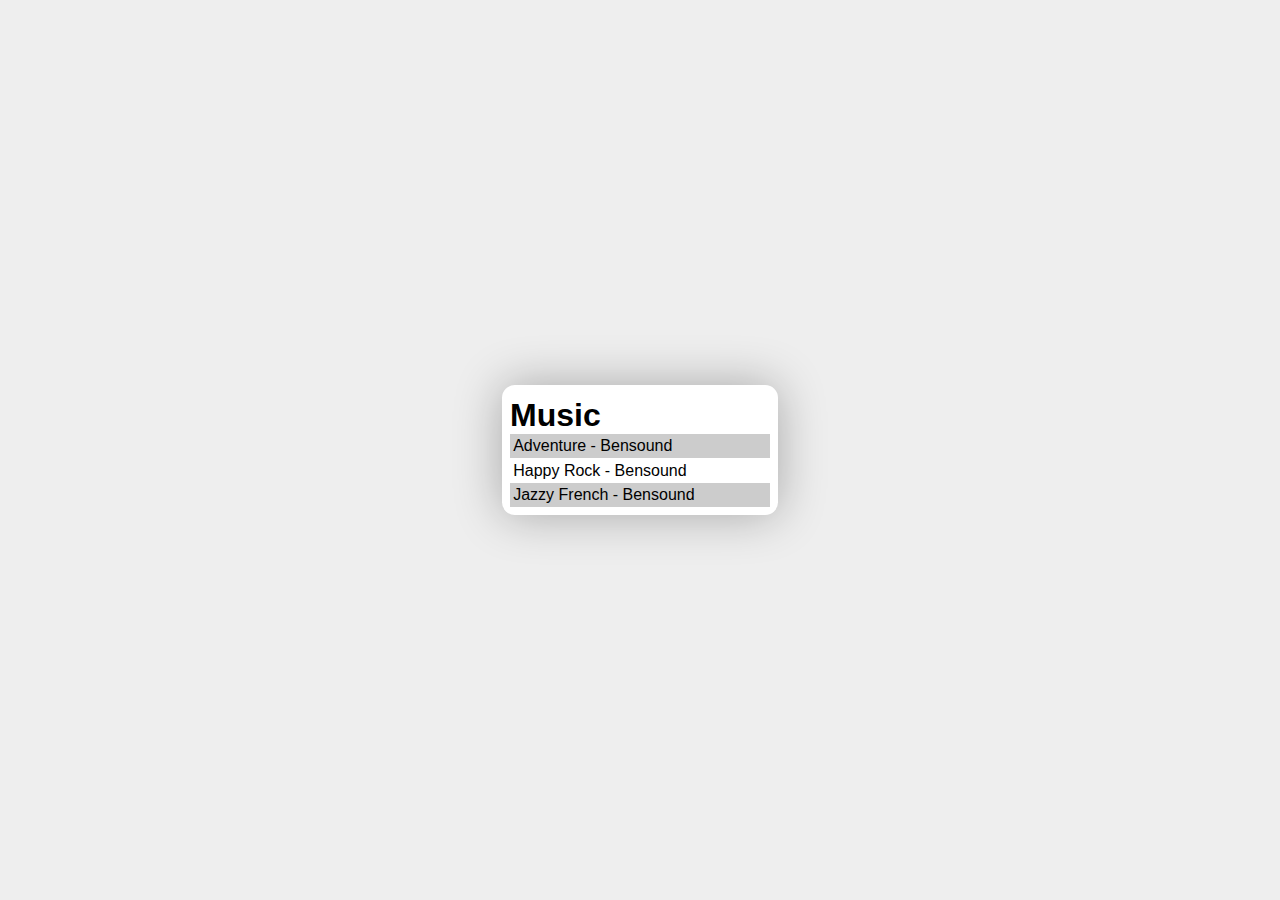
<file: index.html>
<!DOCTYPE html>
<html lang="en">
<head>
    <meta charset="UTF-8">
    <meta name="viewport" content="width=device-width, initial-scale=1.0">
    <title>Music</title>
    <link rel="stylesheet" href="css/style.css">
</head>
<body>
    <main>
            <section class="info">
                <h1>Music</h1>
                <ul>
                    <li><a href="adventure.html">Adventure - Bensound</a></li>
                    <li><a href="happyrock.html">Happy Rock - Bensound</a></li>
                    <li><a href="jazzyfrench.html">Jazzy French - Bensound</a></li>
                </ul>
            </section>
    </main>
</body>
</html>
</file>
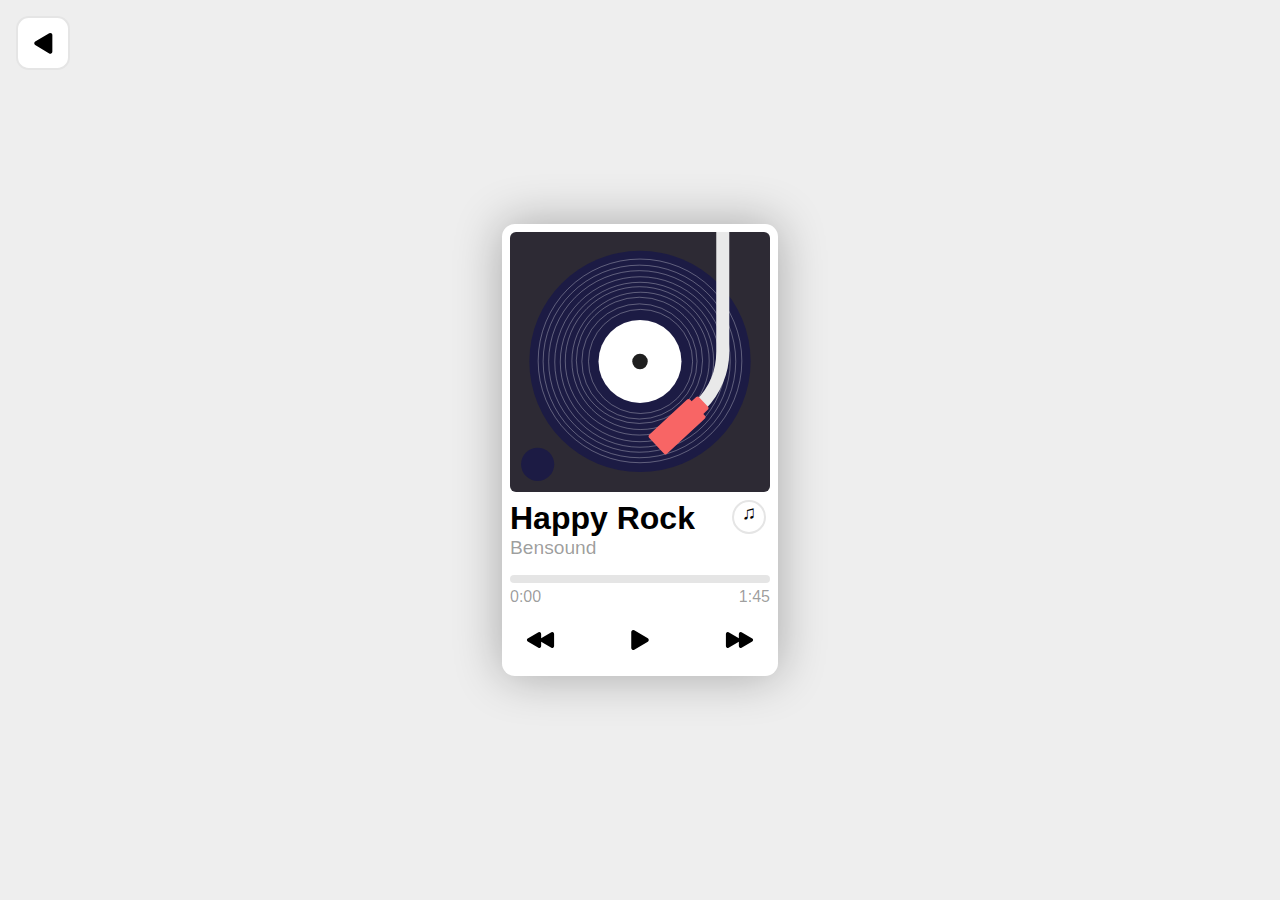
<file: happyrock.html>
<!DOCTYPE html>
<html lang="en">
<head>
    <meta charset="UTF-8">
    <meta name="viewport" content="width=device-width, initial-scale=1.0">
    <title>Happy Rock - Bensound</title>
    <link rel="stylesheet" href="css/style.css">
</head>
<body>
    <main>
        <audio id="player" preload="metadata">
            <source src="audio/bensound-happyrock.mp3"></source>
        </audio>
        <svg width="260" height="260" viewBox="0 0 260 260" fill="none" xmlns="http://www.w3.org/2000/svg">
            <g id="player">
                <rect id="base" width="260" height="260" rx="6" fill="#57E3CA"/>
                <circle id="button" cx="27.6595" cy="232.34" r="16.5957" fill="#1C1B44"/>
                <g id="record">
                    <circle id="Ellipse" cx="130" cy="129.447" r="110.638" fill="#1C1B44"/>
                    <circle id="Ellipse 2" cx="130" cy="128.894" r="101.84" stroke="white" stroke-opacity="0.3"/>
                    <circle id="Ellipse 2.1" cx="129.447" cy="129.447" r="96.3085" stroke="white" stroke-opacity="0.3"/>
                    <circle id="Ellipse 2.2" cx="129.447" cy="129.447" r="90.7766" stroke="white" stroke-opacity="0.3"/>
                    <circle id="Ellipse 2.3" cx="130" cy="130" r="85.2447" stroke="white" stroke-opacity="0.3"/>
                    <circle id="Ellipse 2.4" cx="130" cy="130" r="79.7128" stroke="white" stroke-opacity="0.3"/>
                    <circle id="Ellipse 2.5" cx="129.447" cy="128.893" r="74.1808" stroke="white" stroke-opacity="0.3"/>
                    <circle id="Ellipse 2.6" cx="130.553" cy="128.894" r="68.6489" stroke="white" stroke-opacity="0.3"/>
                    <circle id="Ellipse 2.7" cx="129.447" cy="128.34" r="63.117" stroke="white" stroke-opacity="0.3"/>
                    <circle id="Ellipse 2.8" cx="129.447" cy="129.447" r="57.5851" stroke="white" stroke-opacity="0.3"/>
                    <circle id="Ellipse 2.9" cx="130.553" cy="129.447" r="52.0532" stroke="white" stroke-opacity="0.3"/>
                    <circle id="Ellipse 2.10" cx="130" cy="129.447" r="41.4894" fill="white"/>
                    <circle id="Ellipse 3" r="7.74468" transform="matrix(-1 0 0 1 130 129.447)" fill="#1F1F1F"/>
                </g>
                <g id="arm">
                    <path id="Vector" d="M212.768 0V119.403C212.768 139.477 204.826 158.737 190.675 172.975L168.512 195.277" stroke="#E9E9E9" stroke-width="13"/>
                    <path id="head" fill-rule="evenodd" clip-rule="evenodd" d="M189.058 165.142C188.305 164.334 187.039 164.29 186.231 165.043L181.625 169.338L179.971 167.564C179.218 166.756 177.952 166.712 177.144 167.466L139.207 202.842C138.4 203.596 138.355 204.861 139.109 205.669L154.113 221.759C154.866 222.567 156.131 222.611 156.939 221.858L194.876 186.481C195.684 185.727 195.728 184.462 194.975 183.654L193.321 181.88L197.927 177.585C198.735 176.832 198.779 175.566 198.026 174.758L189.058 165.142Z" fill="#F86565"/>
                </g>
            </g>
          </svg>
        <footer>
            <section class="info">
                <h1>Happy Rock</h1>
                <h2>Bensound</h2>
                <span class="noselect" id="volume">&#9835;</span>
                <div class="volume hide"><input type="range" id="volumerange" min="0" max="100" value="100"></div>
            </section>
            <section class="progress">
                <article>
                    <aside class="bar" id="progressBar" style="width: 0%;"></aside>
                </article>
            </section>
            <section class="time">
                <h3 id="time" class="noselect">0:00</h3>
                <h3 id="songLength" class="noselect"></h3>
            </section>
            <section class="controls">
                <img src="icons/play-back.svg" alt="backwards" id="backward">
                <img src="icons/play.svg" alt="play" id="play">
                <img src="icons/pause.svg" alt="play" id="pause" class="hide">
                <img src="icons/play-forward.svg" alt="forward" id="forward">
            </section>
        </footer>
    </main>
    <a href="index.html" class="back"><img src="icons/play.svg" alt="back"></a>
    <script src="js/index.js"></script>
</body>
</html>
</file>
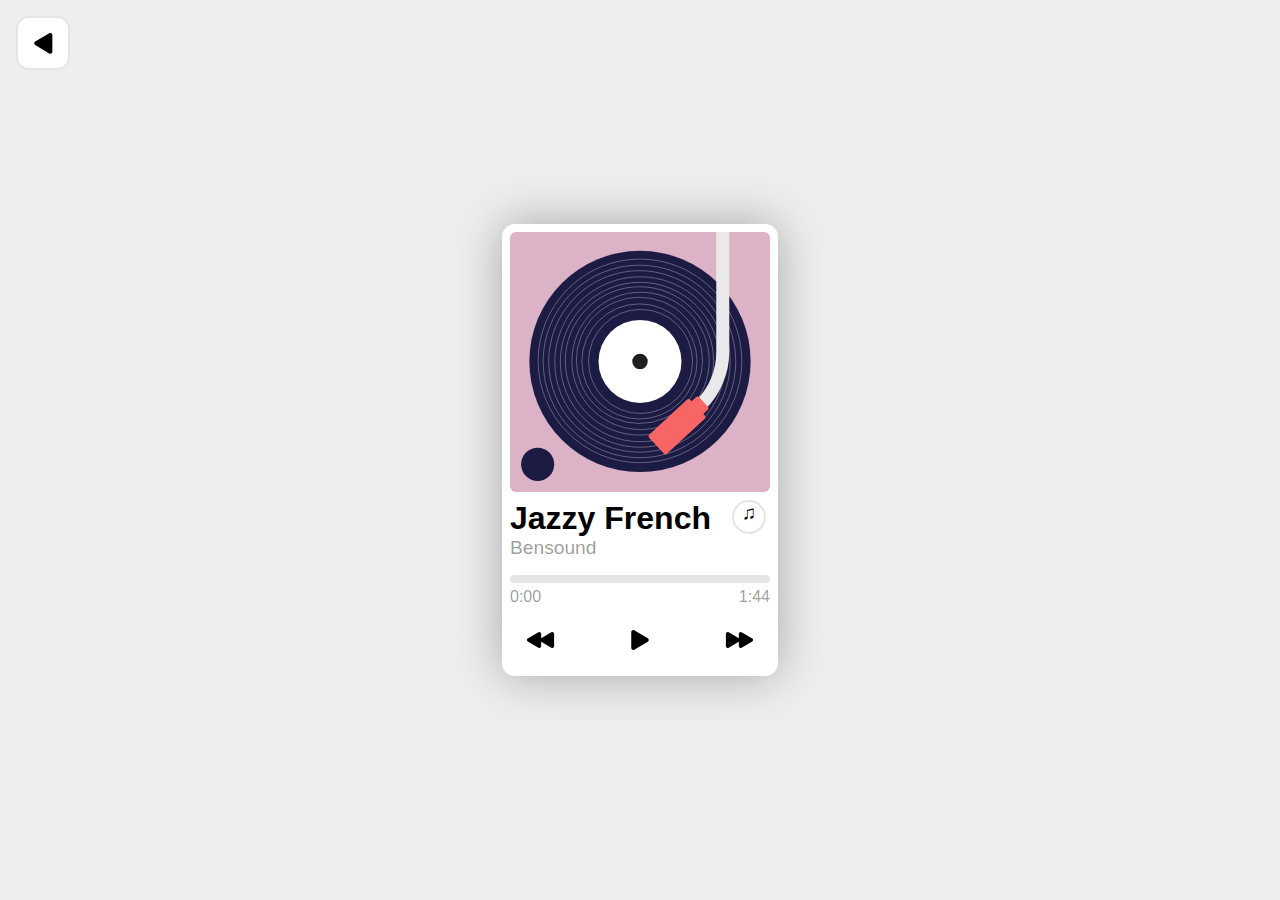
<file: jazzyfrench.html>
<!DOCTYPE html>
<html lang="en">
<head>
    <meta charset="UTF-8">
    <meta name="viewport" content="width=device-width, initial-scale=1.0">
    <title>Jazzy French - Bensound</title>
    <link rel="stylesheet" href="css/style.css">
</head>
<body>
    <main>
        <audio id="player" preload="metadata">
            <source src="audio/bensound-jazzyfrenchy.mp3"></source>
        </audio>
        <svg width="260" height="260" viewBox="0 0 260 260" fill="none" xmlns="http://www.w3.org/2000/svg">
            <g id="player">
                <rect id="base" width="260" height="260" rx="6" fill="#57E3CA"/>
                <circle id="button" cx="27.6595" cy="232.34" r="16.5957" fill="#1C1B44"/>
                <g id="record">
                    <circle id="Ellipse" cx="130" cy="129.447" r="110.638" fill="#1C1B44"/>
                    <circle id="Ellipse 2" cx="130" cy="128.894" r="101.84" stroke="white" stroke-opacity="0.3"/>
                    <circle id="Ellipse 2.1" cx="129.447" cy="129.447" r="96.3085" stroke="white" stroke-opacity="0.3"/>
                    <circle id="Ellipse 2.2" cx="129.447" cy="129.447" r="90.7766" stroke="white" stroke-opacity="0.3"/>
                    <circle id="Ellipse 2.3" cx="130" cy="130" r="85.2447" stroke="white" stroke-opacity="0.3"/>
                    <circle id="Ellipse 2.4" cx="130" cy="130" r="79.7128" stroke="white" stroke-opacity="0.3"/>
                    <circle id="Ellipse 2.5" cx="129.447" cy="128.893" r="74.1808" stroke="white" stroke-opacity="0.3"/>
                    <circle id="Ellipse 2.6" cx="130.553" cy="128.894" r="68.6489" stroke="white" stroke-opacity="0.3"/>
                    <circle id="Ellipse 2.7" cx="129.447" cy="128.34" r="63.117" stroke="white" stroke-opacity="0.3"/>
                    <circle id="Ellipse 2.8" cx="129.447" cy="129.447" r="57.5851" stroke="white" stroke-opacity="0.3"/>
                    <circle id="Ellipse 2.9" cx="130.553" cy="129.447" r="52.0532" stroke="white" stroke-opacity="0.3"/>
                    <circle id="Ellipse 2.10" cx="130" cy="129.447" r="41.4894" fill="white"/>
                    <circle id="Ellipse 3" r="7.74468" transform="matrix(-1 0 0 1 130 129.447)" fill="#1F1F1F"/>
                </g>
                <g id="arm">
                    <path id="Vector" d="M212.768 0V119.403C212.768 139.477 204.826 158.737 190.675 172.975L168.512 195.277" stroke="#E9E9E9" stroke-width="13"/>
                    <path id="head" fill-rule="evenodd" clip-rule="evenodd" d="M189.058 165.142C188.305 164.334 187.039 164.29 186.231 165.043L181.625 169.338L179.971 167.564C179.218 166.756 177.952 166.712 177.144 167.466L139.207 202.842C138.4 203.596 138.355 204.861 139.109 205.669L154.113 221.759C154.866 222.567 156.131 222.611 156.939 221.858L194.876 186.481C195.684 185.727 195.728 184.462 194.975 183.654L193.321 181.88L197.927 177.585C198.735 176.832 198.779 175.566 198.026 174.758L189.058 165.142Z" fill="#F86565"/>
                </g>
            </g>
          </svg>
        <footer>
            <section class="info">
                <h1>Jazzy French</h1>
                <h2>Bensound</h2>
                <span class="noselect" id="volume">&#9835;</span>
                <div class="volume hide"><input type="range" id="volumerange" min="0" max="100" value="100"></div>
            </section>
            <section class="progress">
                <article>
                    <aside class="bar" id="progressBar" style="width: 0%;"></aside>
                </article>
            </section>
            <section class="time">
                <h3 id="time" class="noselect">0:00</h3>
                <h3 id="songLength" class="noselect"></h3>
            </section>
            <section class="controls">
                <img src="icons/play-back.svg" alt="backwards" id="backward">
                <img src="icons/play.svg" alt="play" id="play">
                <img src="icons/pause.svg" alt="play" id="pause" class="hide">
                <img src="icons/play-forward.svg" alt="forward" id="forward">
            </section>
        </footer>
    </main>
    <a href="index.html" class="back"><img src="icons/play.svg" alt="back"></a>
    <script src="js/index.js"></script>
</body>
</html>
</file>
<file: css/style.css>
body {
    background: #eee;
    display: flex;
    justify-content: center;
    align-items: center;
    margin: 0;
    height: 100vh;
    font-family: 'PT Sans', sans-serif;
}

.back {
    position: absolute;
    top: 1rem;
    left: 1rem;
    width: 50px;
    height: 50px;
    border: 2px solid #E5E5E5;
    background: #fff;
    border-radius: 0.8rem;
    display: grid;
    place-items: center;
}

.back img {
    height: 1.8rem;
    transform: rotate(-180deg);
}

.back:hover {
    background: #E5E5E5;
}

main {
    display: flex;
    flex-direction: column;
    max-width: 260px;
    width: 100%;
    background: white;
    padding: .5rem;
    border-radius: .8rem;
    box-shadow: 0 0 3rem rgba(0, 0, 0, .3);
}

main footer {
    display: flex;
    flex-direction: column;
    padding: .25rem 0;
}

.info {
    position: relative;
}

.info ul {
    list-style: none;
    margin: 0;
    padding: 0;
}

.info li {
    padding: 0.2rem;
}

.info a {
    color: #000000;
    text-decoration: none;
}

.info li:nth-child(odd) {
    background-color: #CCC;
}

.info a:hover {
    text-decoration: underline;
}

.info h1 {
    margin: .25rem 0 0 0;
    padding: 0;
}

.info h2 {
    margin: 0;
    padding: 0;
    font-weight: 400;
    font-size: 1.2rem;
    color: rgba(0, 0, 0, .4);
}

.info span {
    font-size: 1.2rem;
    text-align: center;
    border: 2px solid #E5E5E5;
    border-radius: 50%;
    width: 30px;
    height: 30px;
    position: absolute;
    top: .25rem;
    right: .25rem;
}

.info span:hover {
    background-color: #E5E5E5;
    cursor: pointer;
}

.volume {
    background-color: #ffffff;
    position: absolute;
    width: 20px;
    height: 100px;
    border-radius: .4rem;
    top: -110px;
    right: 10px;
}

input[type=range] {
    transform: rotate(-90deg);
    width: 90px;
    position: absolute;
    left: -37.5px;
    top: 40px;
}

.time {
    display: flex;
    justify-content: space-between;
    padding: 5px 0 10px 0;
}

.time h3 {
    margin: 0;
    padding: 0;
    font-weight: 400;
    font-size: 1rem;
    color: rgba(0, 0, 0, .4);
}

.progress {
    display: flex;
    align-items: center;
    padding-top: 1rem;
}

.progress article {
    background: rgba(0, 0, 0, .1);
    width: 100%;
    border-radius: 99rem;
    padding: .125rem;
}

.progress article:hover {
    cursor: pointer;
}

.progress article .bar {
    height: .25rem;
    background: #333;
    width: 100%;
    border-radius: 99rem;
    transition: width .3s;
}

.controls {
    height: 3rem;
    display: flex;
    justify-content: space-between;
    align-items: center;
}

.controls img {
    height: 1.8rem;
    margin: 0 1rem;
}

.controls img:hover {
    cursor: pointer;
}

.hide {
    display: none;
}

.noselect {
    -webkit-touch-callout: none; /* iOS Safari */
      -webkit-user-select: none; /* Safari */
       -khtml-user-select: none; /* Konqueror HTML */
         -moz-user-select: none; /* Old versions of Firefox */
          -ms-user-select: none; /* Internet Explorer/Edge */
              user-select: none; /* Non-prefixed version, currently
                                    supported by Chrome, Edge, Opera and Firefox */
}
</file>
